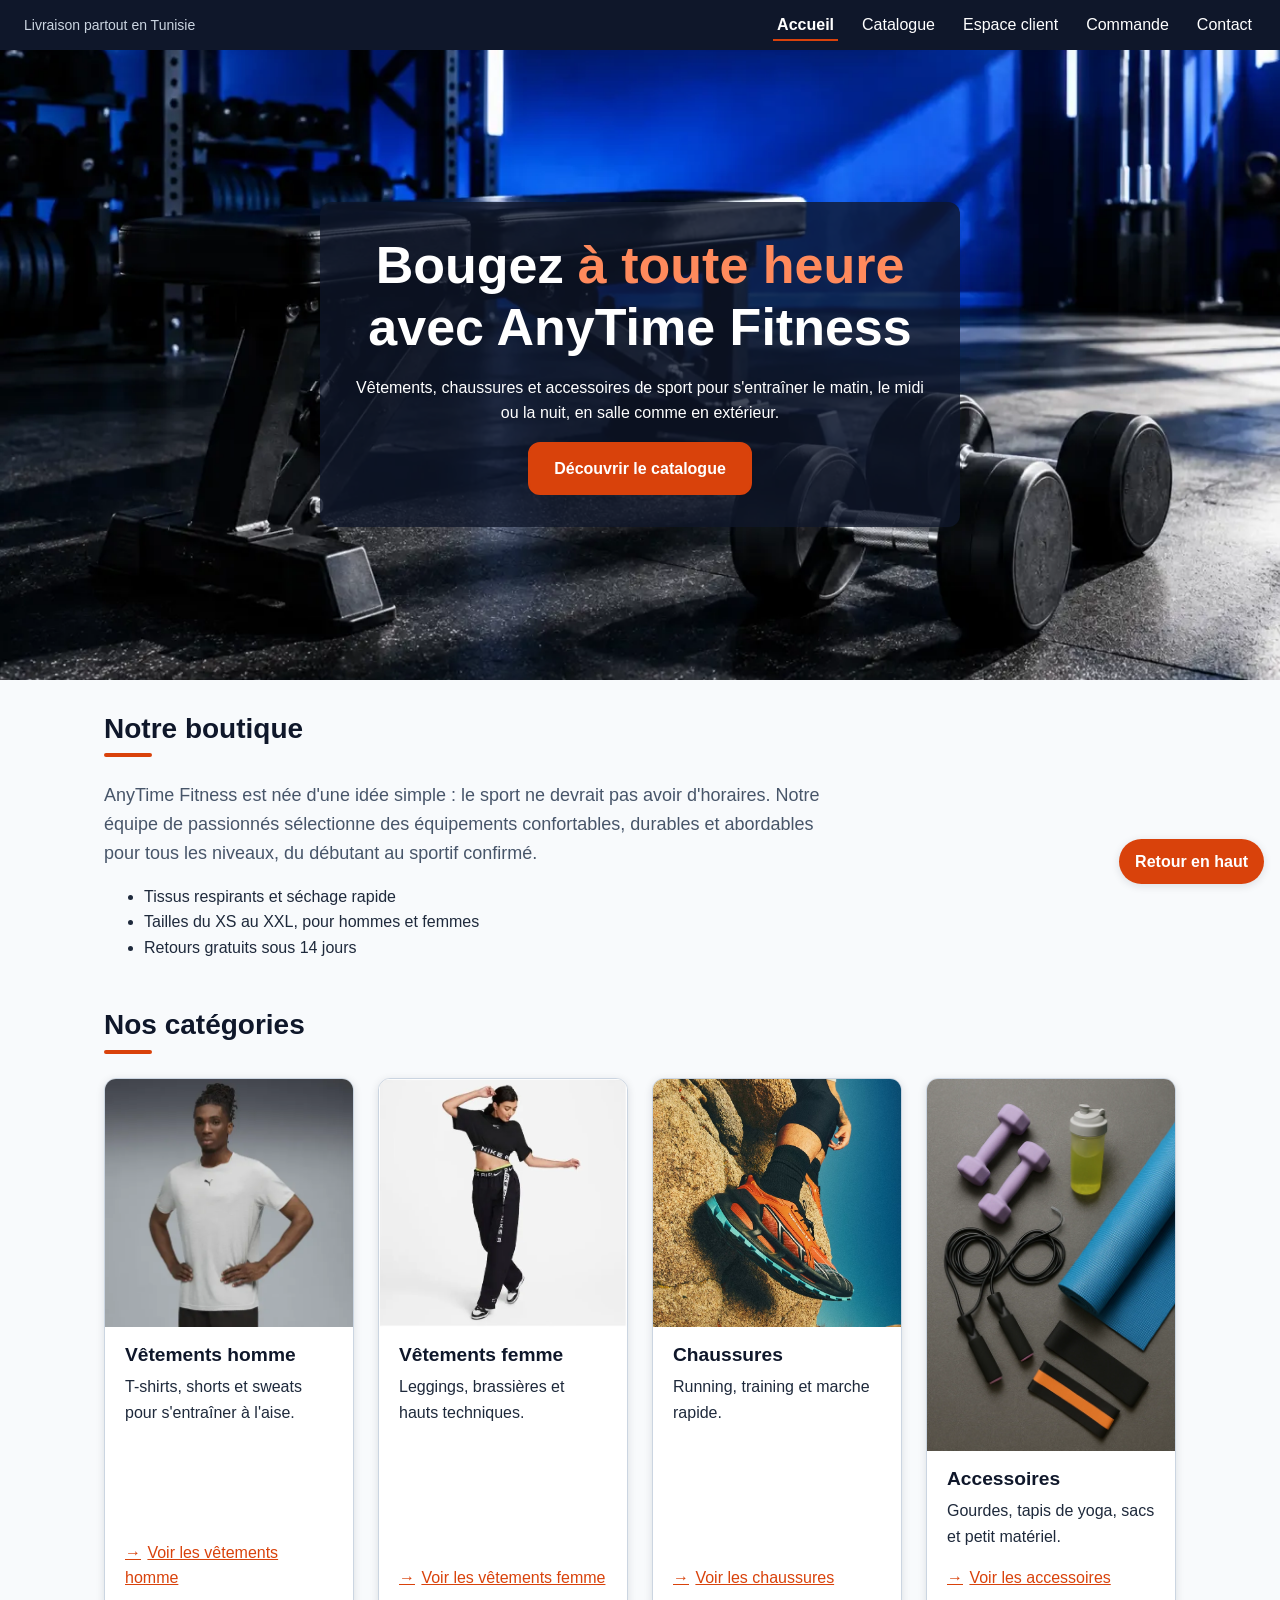
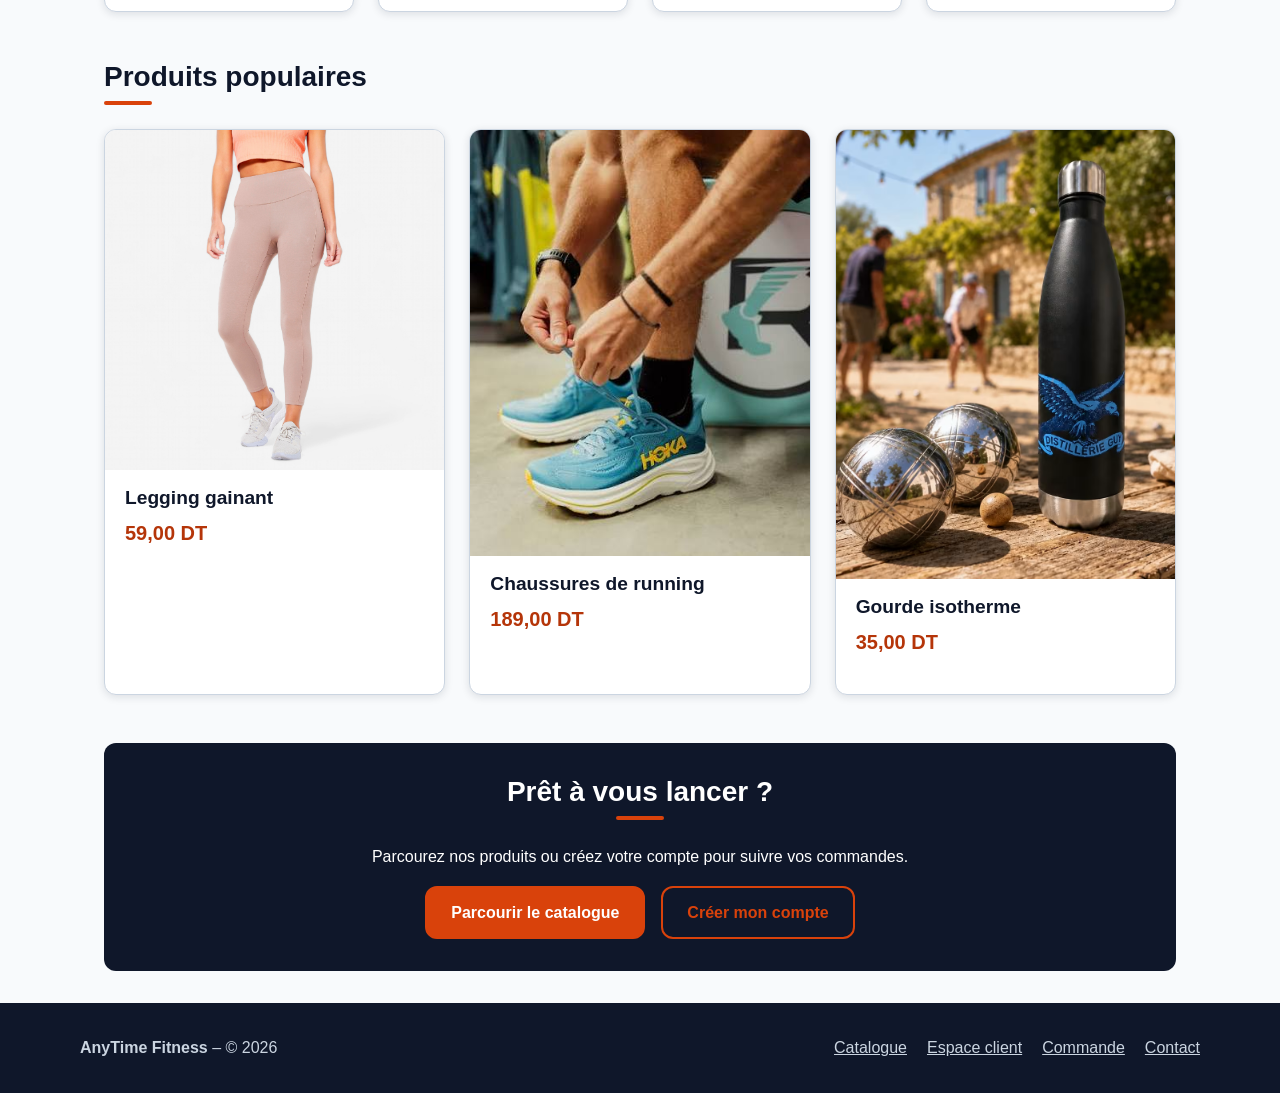
<file: index.html>
<!DOCTYPE html>
<html lang="fr">
<head>
  <meta charset="UTF-8">
  <meta name="viewport" content="width=device-width, initial-scale=1">
  <title>AnyTime Fitness – Accueil | Vêtements et accessoires de sport</title>
  <link rel="stylesheet" href="css/style.css">
</head>
<body id="haut">

  <header class="entete">
    <link rel="icon" type="image/png" href="images/favicon.png">
    <p class="info-secondaire">Livraison partout en Tunisie</p>
    <nav aria-label="Navigation principale">
      <ul>
        <li><a class="actif" href="index.html" aria-current="page">Accueil</a></li>
        <li><a href="produits.html">Catalogue</a></li>
        <li><a href="client.html">Espace client</a></li>
        <li><a href="commande.html">Commande</a></li>
        <li><a href="contact.html">Contact</a></li>
      </ul>
    </nav>
  </header>

  <main>

    <section class="hero">
      <img class="hero-image" src="images\hero.webp" alt="Haltères posés dans une salle de sport aux couleurs d'AnyTime Fitness" width="800" height="600">
      <div class="hero-contenu">
        <h1>Bougez <span class="accent-texte">à toute heure</span> avec AnyTime Fitness</h1>
        <p>Vêtements, chaussures et accessoires de sport pour s'entraîner le matin, le midi ou la nuit, en salle comme en extérieur.</p>
        <a class="bouton" href="produits.html">Découvrir le catalogue</a>
      </div>
    </section>

    <div class="contenu">

      <section class="section">
        <h2>Notre boutique</h2>
        <p class="introduction">AnyTime Fitness est née d'une idée simple : le sport ne devrait pas avoir d'horaires. Notre équipe de passionnés sélectionne des équipements confortables, durables et abordables pour tous les niveaux, du débutant au sportif confirmé.</p>
        <ul class="liste-classique">
          <li>Tissus respirants et séchage rapide</li>
          <li>Tailles du XS au XXL, pour hommes et femmes</li>
          <li>Retours gratuits sous 14 jours</li>
        </ul>
      </section>

      <section class="section">
        <h2>Nos catégories</h2>
        <div class="grille-cartes">
          <article class="carte">
            <img src="images\men.jpg" alt="T-shirt de sport pour homme" width="800" height="600">
            <div class="carte-corps">
              <h3>Vêtements homme</h3>
              <p>T-shirts, shorts et sweats pour s'entraîner à l'aise.</p>
              <a class="lien-fleche" href="produits.html">Voir les vêtements homme</a>
            </div>
          </article>
          <article class="carte">
            <img src="images\women.jpg" alt="Legging de sport pour femme" width="800" height="600">
            <div class="carte-corps">
              <h3>Vêtements femme</h3>
              <p>Leggings, brassières et hauts techniques.</p>
              <a class="lien-fleche" href="produits.html">Voir les vêtements femme</a>
            </div>
          </article>
          <article class="carte">
            <img src="images\chaussures.png" alt="Chaussure de running" width="800" height="600">
            <div class="carte-corps">
              <h3>Chaussures</h3>
              <p>Running, training et marche rapide.</p>
              <a class="lien-fleche" href="produits.html">Voir les chaussures</a>
            </div>
          </article>
          <article class="carte">
            <img src="images\accessoires_fitness.webp" alt="Gourde de sport" width="800" height="600">
            <div class="carte-corps">
              <h3>Accessoires</h3>
              <p>Gourdes, tapis de yoga, sacs et petit matériel.</p>
              <a class="lien-fleche" href="produits.html">Voir les accessoires</a>
            </div>
          </article>
        </div>
      </section>

      <section class="section">
        <h2>Produits populaires</h2>
        <div class="grille-cartes">
          <article class="carte">
            <img src="images\legging_gainant.jpg" alt="Legging gainant orange pour femme" width="800" height="600">
            <div class="carte-corps">
              <h3>Legging gainant</h3>
              <p class="prix">59,00 DT</p>
            </div>
          </article>
          <article class="carte">
            <img src="images\chaussures_running.jpg" alt="Chaussures de running noires et orange" width="800" height="600">
            <div class="carte-corps">
              <h3>Chaussures de running</h3>
              <p class="prix">189,00 DT</p>
            </div>
          </article>
          <article class="carte">
            <img src="images\gourde_isotherme.avif" alt="Gourde isotherme turquoise" width="800" height="600">
            <div class="carte-corps">
              <h3>Gourde isotherme</h3>
              <p class="prix">35,00 DT</p>
            </div>
          </article>
        </div>
      </section>

      <section class="invitation">
        <h2>Prêt à vous lancer ?</h2>
        <p>Parcourez nos produits ou créez votre compte pour suivre vos commandes.</p>
        <div class="invitation-liens">
          <a class="bouton" href="produits.html">Parcourir le catalogue</a>
          <a class="bouton bouton-secondaire" href="client.html">Créer mon compte</a>
        </div>
      </section>

    </div>
  </main>

  <footer class="pied-de-page">
    <div class="pied-contenu">
      <p><strong>AnyTime Fitness</strong> – © 2026</p>
      <ul class="pied-liens">
        <li><a href="produits.html">Catalogue</a></li>
        <li><a href="client.html">Espace client</a></li>
        <li><a href="commande.html">Commande</a></li>
        <li><a href="contact.html">Contact</a></li>
      </ul>
    </div>
  </footer>

  <a class="retour-haut" href="#haut">Retour en haut</a>

</body>
</html>
</file>
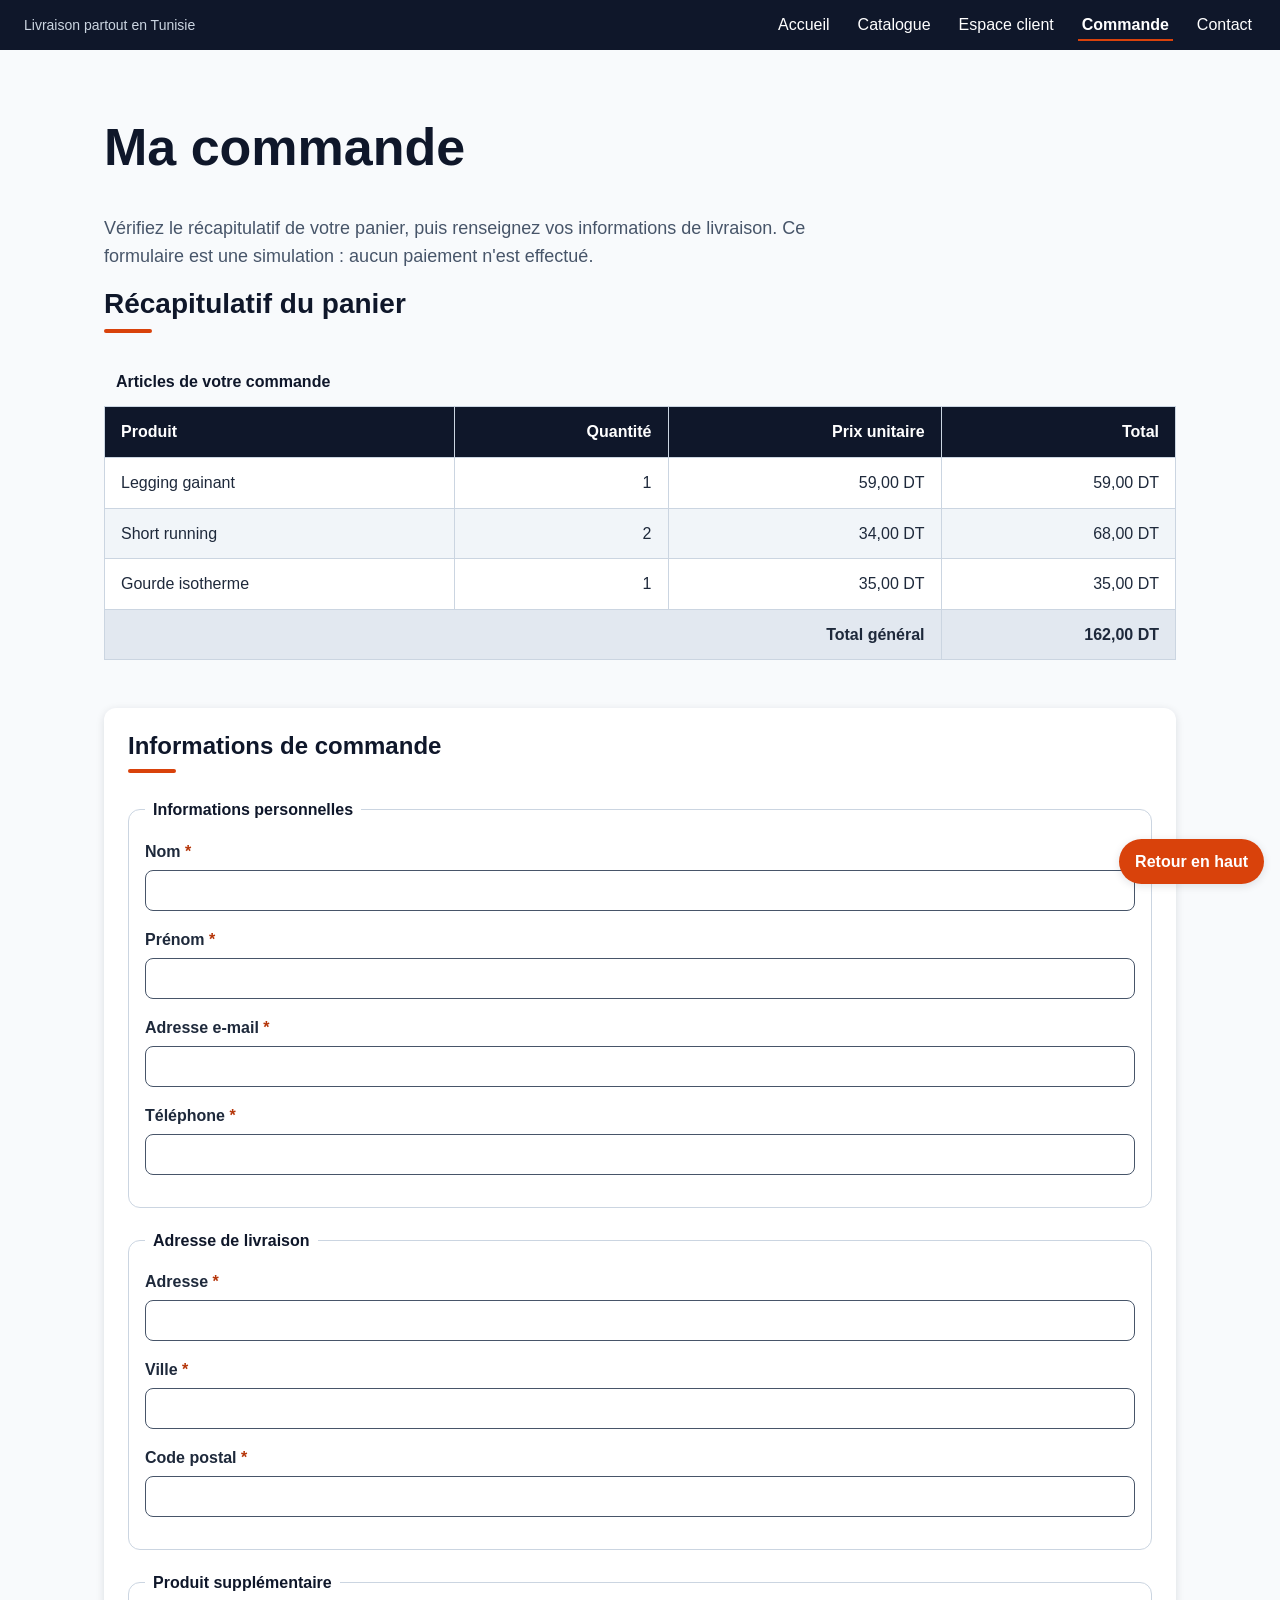
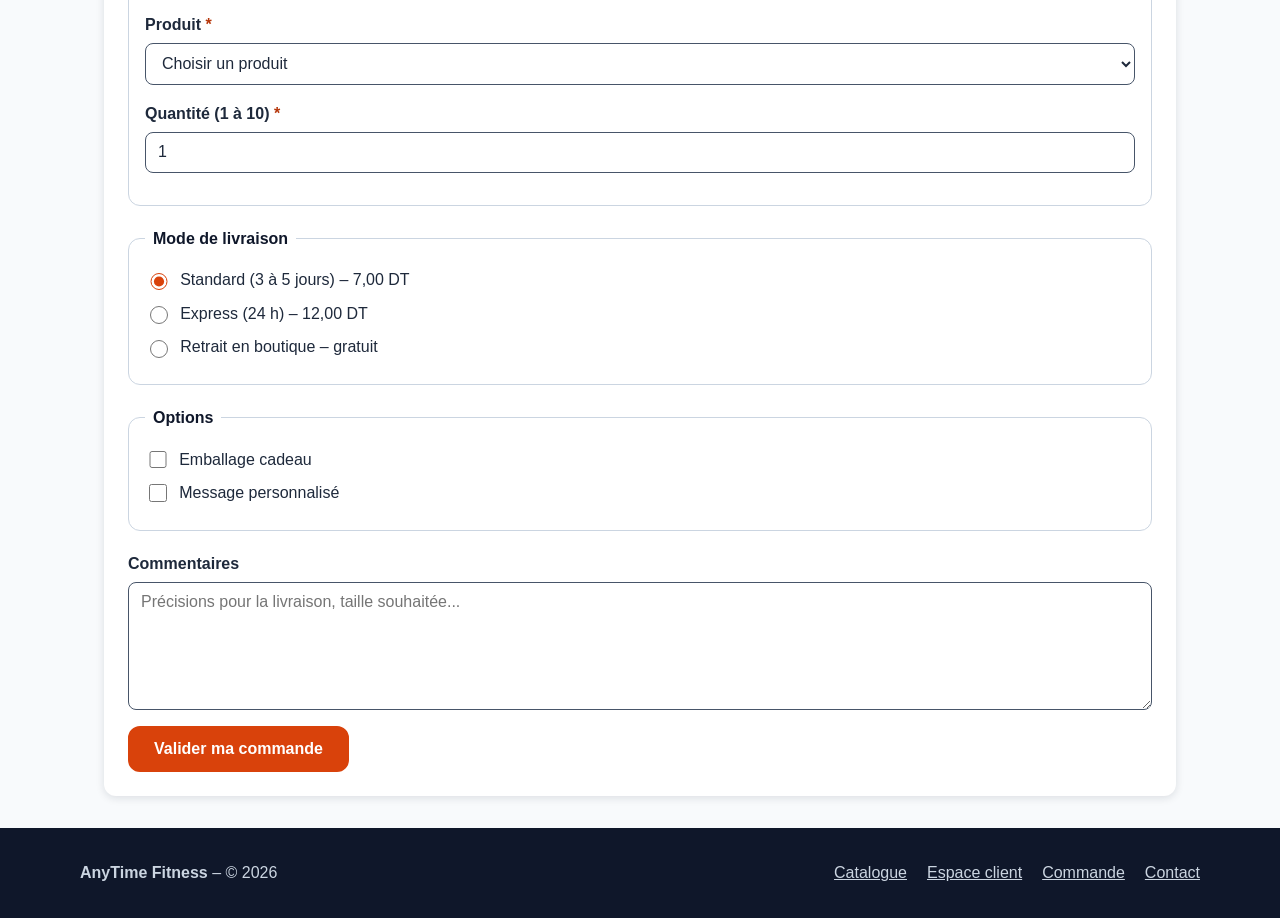
<file: commande.html>
<!DOCTYPE html>
<html lang="fr">
<head>
  <meta charset="UTF-8">
  <meta name="viewport" content="width=device-width, initial-scale=1">
  <title>Commande – AnyTime Fitness</title>
  <link rel="stylesheet" href="css/style.css">
</head>
<body id="haut">

  <header class="entete">
    <link rel="icon" type="image/png" href="images/favicon.png">
    <p class="info-secondaire">Livraison partout en Tunisie</p>
    <nav aria-label="Navigation principale">
      <ul>
        <li><a href="index.html">Accueil</a></li>
        <li><a href="produits.html">Catalogue</a></li>
        <li><a href="client.html">Espace client</a></li>
        <li><a class="actif" href="commande.html" aria-current="page">Commande</a></li>
        <li><a href="contact.html">Contact</a></li>
      </ul>
    </nav>
  </header>

  <main>
    <div class="contenu">

      <h1>Ma commande</h1>
      <p class="introduction">Vérifiez le récapitulatif de votre panier, puis renseignez vos informations de livraison. Ce formulaire est une simulation : aucun paiement n'est effectué.</p>

      <section class="section">
        <h2>Récapitulatif du panier</h2>
        <div class="tableau-conteneur">
          <table>
            <caption>Articles de votre commande</caption>
            <thead>
              <tr>
                <th scope="col">Produit</th>
                <th scope="col" class="montant">Quantité</th>
                <th scope="col" class="montant">Prix unitaire</th>
                <th scope="col" class="montant">Total</th>
              </tr>
            </thead>
            <tbody>
              <tr>
                <td>Legging gainant</td>
                <td class="montant">1</td>
                <td class="montant">59,00 DT</td>
                <td class="montant">59,00 DT</td>
              </tr>
              <tr>
                <td>Short running</td>
                <td class="montant">2</td>
                <td class="montant">34,00 DT</td>
                <td class="montant">68,00 DT</td>
              </tr>
              <tr>
                <td>Gourde isotherme</td>
                <td class="montant">1</td>
                <td class="montant">35,00 DT</td>
                <td class="montant">35,00 DT</td>
              </tr>
            </tbody>
            <tfoot>
              <tr>
                <th scope="row" colspan="3" class="montant">Total général</th>
                <td class="montant">162,00 DT</td>
              </tr>
            </tfoot>
          </table>
        </div>
      </section>

      <section class="formulaire-carte">
        <h2>Informations de commande</h2>
        <form action="#" method="post">

          <fieldset>
            <legend>Informations personnelles</legend>
            <div class="ligne-formulaire">
              <label for="commande-nom">Nom</label>
              <input type="text" id="commande-nom" name="nom" autocomplete="family-name" required>
            </div>
            <div class="ligne-formulaire">
              <label for="commande-prenom">Prénom</label>
              <input type="text" id="commande-prenom" name="prenom" autocomplete="given-name" required>
            </div>
            <div class="ligne-formulaire">
              <label for="commande-email">Adresse e-mail</label>
              <input type="email" id="commande-email" name="email" autocomplete="email" required>
            </div>
            <div class="ligne-formulaire">
              <label for="commande-telephone">Téléphone</label>
              <input type="tel" id="commande-telephone" name="telephone" autocomplete="tel" required>
            </div>
          </fieldset>

          <fieldset>
            <legend>Adresse de livraison</legend>
            <div class="ligne-formulaire">
              <label for="commande-adresse">Adresse</label>
              <input type="text" id="commande-adresse" name="adresse" autocomplete="street-address" required>
            </div>
            <div class="ligne-formulaire">
              <label for="commande-ville">Ville</label>
              <input type="text" id="commande-ville" name="ville" autocomplete="address-level2" required>
            </div>
            <div class="ligne-formulaire">
              <label for="commande-code-postal">Code postal</label>
              <input type="text" id="commande-code-postal" name="code-postal" autocomplete="postal-code" required>
            </div>
          </fieldset>

          <fieldset>
            <legend>Produit supplémentaire</legend>
            <div class="ligne-formulaire">
              <label for="commande-produit">Produit</label>
              <select id="commande-produit" name="produit" required>
                <option value="">Choisir un produit</option>
                <option value="legging">Legging gainant</option>
                <option value="tshirt">T-shirt respirant</option>
                <option value="short">Short running</option>
                <option value="chaussures">Chaussures de running</option>
                <option value="gourde">Gourde isotherme</option>
                <option value="tapis">Tapis de yoga</option>
              </select>
            </div>
            <div class="ligne-formulaire">
              <label for="commande-quantite">Quantité (1 à 10)</label>
              <input type="number" id="commande-quantite" name="quantite" min="1" max="10" value="1" required>
            </div>
          </fieldset>

          <fieldset>
            <legend>Mode de livraison</legend>
            <div class="option-ligne">
              <input type="radio" id="livraison-standard" name="livraison" value="standard" checked>
              <label for="livraison-standard">Standard (3 à 5 jours) – 7,00 DT</label>
            </div>
            <div class="option-ligne">
              <input type="radio" id="livraison-express" name="livraison" value="express">
              <label for="livraison-express">Express (24 h) – 12,00 DT</label>
            </div>
            <div class="option-ligne">
              <input type="radio" id="livraison-retrait" name="livraison" value="retrait">
              <label for="livraison-retrait">Retrait en boutique – gratuit</label>
            </div>
          </fieldset>

          <fieldset>
            <legend>Options</legend>
            <div class="option-ligne">
              <input type="checkbox" id="option-cadeau" name="option-cadeau" value="oui">
              <label for="option-cadeau">Emballage cadeau</label>
            </div>
            <div class="option-ligne">
              <input type="checkbox" id="option-message" name="option-message" value="oui">
              <label for="option-message">Message personnalisé</label>
            </div>
          </fieldset>

          <div class="ligne-formulaire">
            <label for="commande-commentaires">Commentaires</label>
            <textarea id="commande-commentaires" name="commentaires" placeholder="Précisions pour la livraison, taille souhaitée..."></textarea>
          </div>

          <button class="bouton" type="submit">Valider ma commande</button>
        </form>
      </section>

    </div>
  </main>

  <footer class="pied-de-page">
    <div class="pied-contenu">
      <p><strong>AnyTime Fitness</strong> – © 2026</p>
      <ul class="pied-liens">
        <li><a href="produits.html">Catalogue</a></li>
        <li><a href="client.html">Espace client</a></li>
        <li><a href="commande.html">Commande</a></li>
        <li><a href="contact.html">Contact</a></li>
      </ul>
    </div>
  </footer>

  <a class="retour-haut" href="#haut">Retour en haut</a>

</body>
</html>
</file>
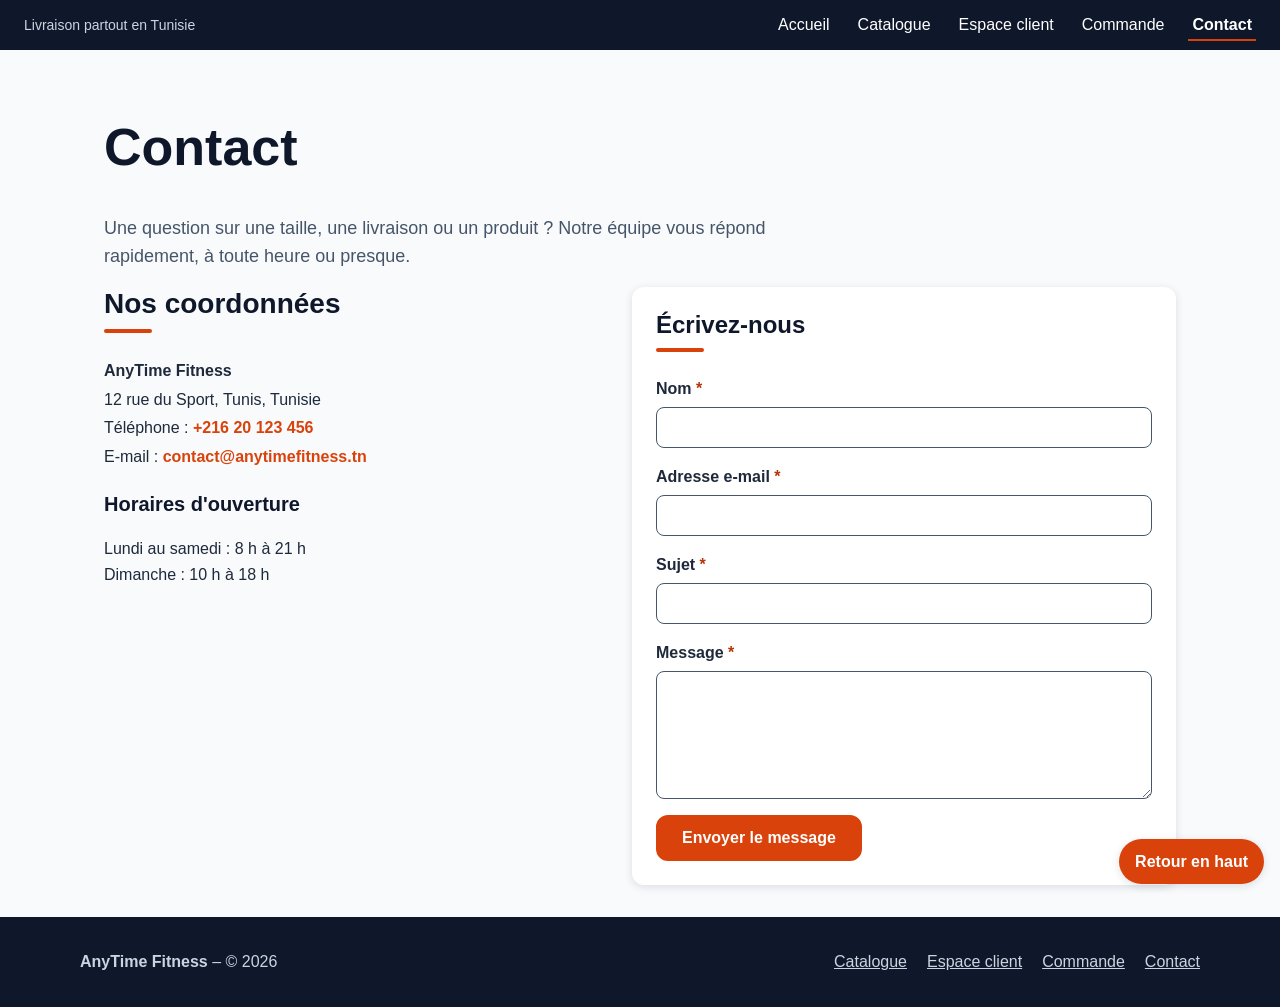
<file: contact.html>
<!DOCTYPE html>
<html lang="fr">
<head>
  <meta charset="UTF-8">
  <meta name="viewport" content="width=device-width, initial-scale=1">
  <title>Contact – AnyTime Fitness</title>
  <link rel="stylesheet" href="css/style.css">
</head>
<body id="haut">

  <header class="entete">
   <link rel="icon" type="image/png" href="images/favicon.png">
    <p class="info-secondaire">Livraison partout en Tunisie</p>
    <nav aria-label="Navigation principale">
      <ul>
        <li><a href="index.html">Accueil</a></li>
        <li><a href="produits.html">Catalogue</a></li>
        <li><a href="client.html">Espace client</a></li>
        <li><a href="commande.html">Commande</a></li>
        <li><a class="actif" href="contact.html" aria-current="page">Contact</a></li>
      </ul>
    </nav>
  </header>

  <main>
    <div class="contenu">

      <h1>Contact</h1>
      <p class="introduction">Une question sur une taille, une livraison ou un produit ? Notre équipe vous répond rapidement, à toute heure ou presque.</p>

      <div class="deux-colonnes">

        <section>
          <h2>Nos coordonnées</h2>
          <address>
            <strong>AnyTime Fitness</strong><br>
            12 rue du Sport, Tunis, Tunisie<br>
            Téléphone : <a href="tel:+21620123456">+216 20 123 456</a><br>
            E-mail : <a href="mailto:contact@anytimefitness.tn">contact@anytimefitness.tn</a>
          </address>
          <h3>Horaires d'ouverture</h3>
          <p>Lundi au samedi : 8 h à 21 h<br>Dimanche : 10 h à 18 h</p>
        </section>

        <section class="formulaire-carte">
          <h2>Écrivez-nous</h2>
          <form action="#" method="post">
            <div class="ligne-formulaire">
              <label for="contact-nom">Nom</label>
              <input type="text" id="contact-nom" name="nom" autocomplete="name" required>
            </div>
            <div class="ligne-formulaire">
              <label for="contact-email">Adresse e-mail</label>
              <input type="email" id="contact-email" name="email" autocomplete="email" required>
            </div>
            <div class="ligne-formulaire">
              <label for="contact-sujet">Sujet</label>
              <input type="text" id="contact-sujet" name="sujet" required>
            </div>
            <div class="ligne-formulaire">
              <label for="contact-message">Message</label>
              <textarea id="contact-message" name="message" required></textarea>
            </div>
            <button class="bouton" type="submit">Envoyer le message</button>
          </form>
        </section>

      </div>

    </div>
  </main>

  <footer class="pied-de-page">
    <div class="pied-contenu">
      <p><strong>AnyTime Fitness</strong> – © 2026</p>
      <ul class="pied-liens">
        <li><a href="produits.html">Catalogue</a></li>
        <li><a href="client.html">Espace client</a></li>
        <li><a href="commande.html">Commande</a></li>
        <li><a href="contact.html">Contact</a></li>
      </ul>
    </div>
  </footer>

  <a class="retour-haut" href="#haut">Retour en haut</a>

</body>
</html>
</file>
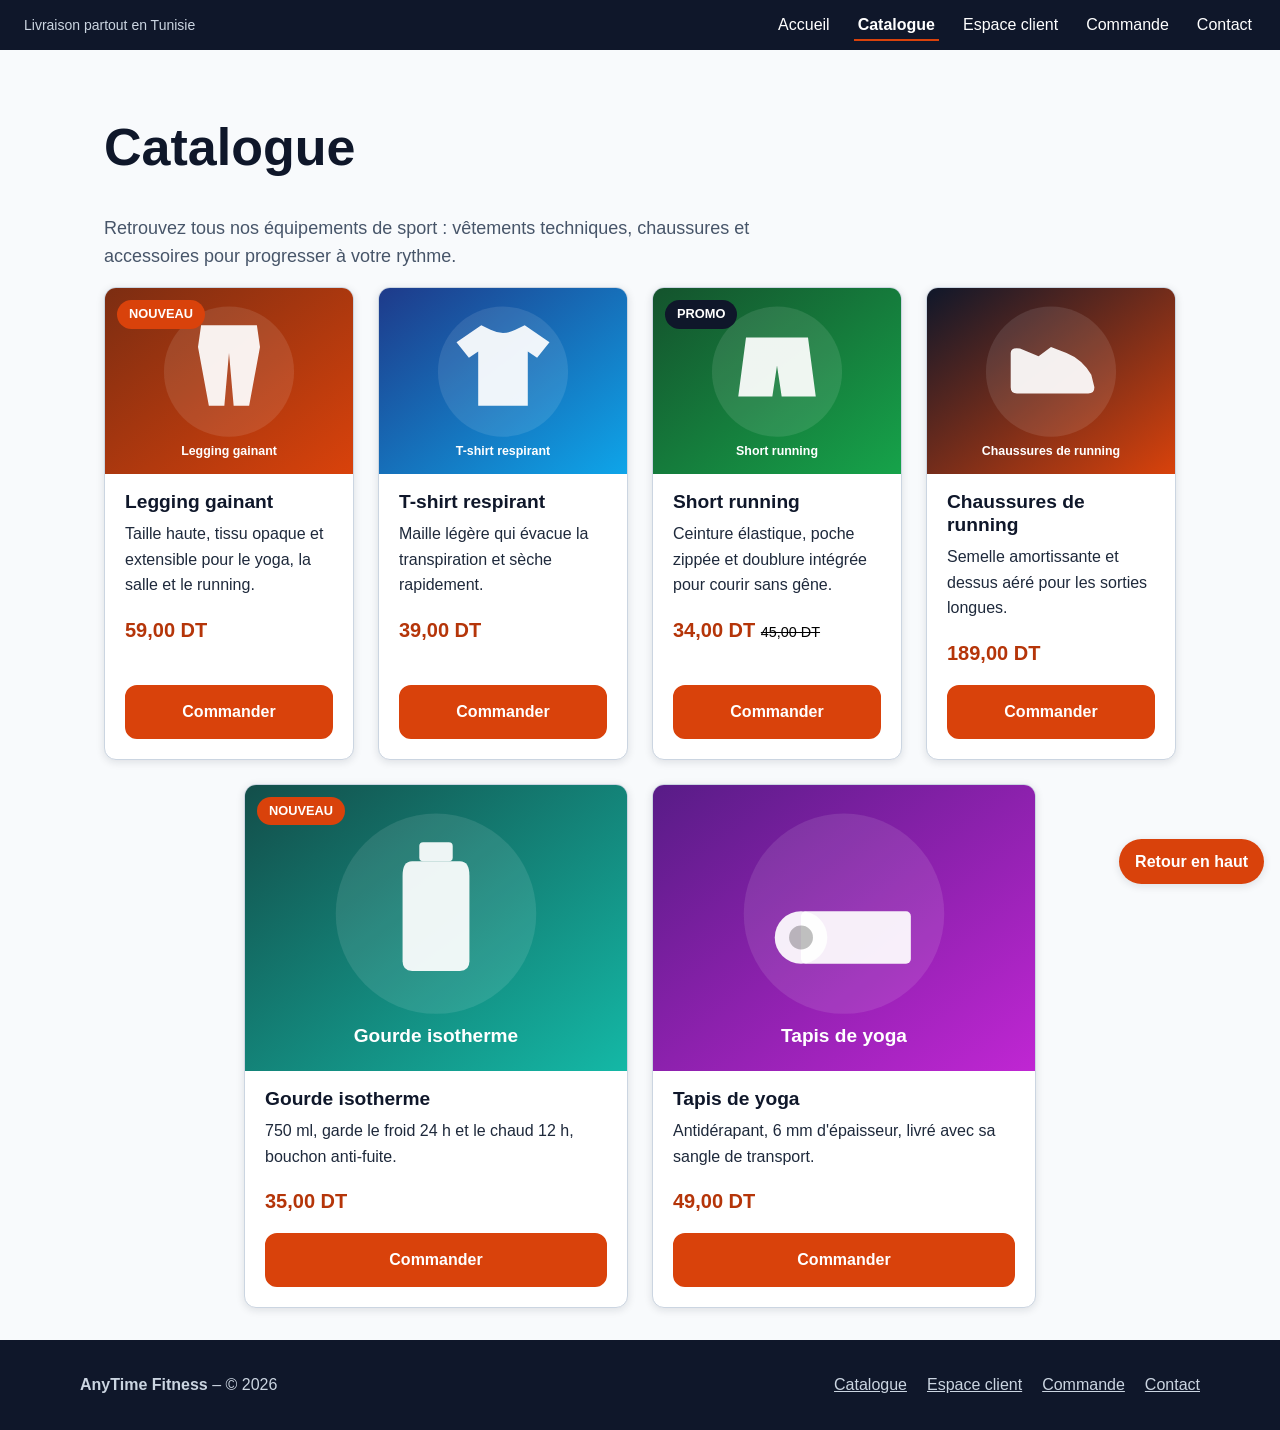
<file: produits.html>
<!DOCTYPE html>
<html lang="fr">
<head>
  <meta charset="UTF-8">
  <meta name="viewport" content="width=device-width, initial-scale=1">
  <title>Catalogue – AnyTime Fitness</title>
  <link rel="stylesheet" href="css/style.css">
</head>
<body id="haut">

  <header class="entete">
    <link rel="icon" type="image/png" href="images/favicon.png">
    <p class="info-secondaire">Livraison partout en Tunisie</p>
    <nav aria-label="Navigation principale">
      <ul>
        <li><a href="index.html">Accueil</a></li>
        <li><a class="actif" href="produits.html" aria-current="page">Catalogue</a></li>
        <li><a href="client.html">Espace client</a></li>
        <li><a href="commande.html">Commande</a></li>
        <li><a href="contact.html">Contact</a></li>
      </ul>
    </nav>
  </header>

  <main>
    <div class="contenu">

      <h1>Catalogue</h1>
      <p class="introduction">Retrouvez tous nos équipements de sport : vêtements techniques, chaussures et accessoires pour progresser à votre rythme.</p>

      <section class="catalogue grille-cartes">

        <article class="carte">
          <span class="badge">Nouveau</span>
          <img src="images/produit-legging-gainant.svg" alt="Legging gainant orange pour femme" width="800" height="600">
          <div class="carte-corps">
            <h2>Legging gainant</h2>
            <p>Taille haute, tissu opaque et extensible pour le yoga, la salle et le running.</p>
            <p class="prix">59,00 DT</p>
            <a class="bouton" href="commande.html">Commander</a>
          </div>
        </article>

        <article class="carte">
          <img src="images/produit-tshirt-respirant.svg" alt="T-shirt de sport bleu respirant" width="800" height="600">
          <div class="carte-corps">
            <h2>T-shirt respirant</h2>
            <p>Maille légère qui évacue la transpiration et sèche rapidement.</p>
            <p class="prix">39,00 DT</p>
            <a class="bouton" href="commande.html">Commander</a>
          </div>
        </article>

        <article class="carte">
          <span class="badge badge-promo">Promo</span>
          <img src="images/produit-short-running.svg" alt="Short de running vert" width="800" height="600">
          <div class="carte-corps">
            <h2>Short running</h2>
            <p>Ceinture élastique, poche zippée et doublure intégrée pour courir sans gêne.</p>
            <p class="prix">34,00 DT <span class="prix-barre">45,00 DT</span></p>
            <a class="bouton" href="commande.html">Commander</a>
          </div>
        </article>

        <article class="carte">
          <img src="images/produit-chaussures-running.svg" alt="Chaussures de running noires et orange" width="800" height="600">
          <div class="carte-corps">
            <h2>Chaussures de running</h2>
            <p>Semelle amortissante et dessus aéré pour les sorties longues.</p>
            <p class="prix">189,00 DT</p>
            <a class="bouton" href="commande.html">Commander</a>
          </div>
        </article>

        <article class="carte">
          <span class="badge">Nouveau</span>
          <img src="images/produit-gourde-isotherme.svg" alt="Gourde isotherme turquoise" width="800" height="600">
          <div class="carte-corps">
            <h2>Gourde isotherme</h2>
            <p>750 ml, garde le froid 24 h et le chaud 12 h, bouchon anti-fuite.</p>
            <p class="prix">35,00 DT</p>
            <a class="bouton" href="commande.html">Commander</a>
          </div>
        </article>

        <article class="carte">
          <img src="images/produit-tapis-yoga.svg" alt="Tapis de yoga violet roulé" width="800" height="600">
          <div class="carte-corps">
            <h2>Tapis de yoga</h2>
            <p>Antidérapant, 6 mm d'épaisseur, livré avec sa sangle de transport.</p>
            <p class="prix">49,00 DT</p>
            <a class="bouton" href="commande.html">Commander</a>
          </div>
        </article>

      </section>

    </div>
  </main>

  <footer class="pied-de-page">
    <div class="pied-contenu">
      <p><strong>AnyTime Fitness</strong> – © 2026</p>
      <ul class="pied-liens">
        <li><a href="produits.html">Catalogue</a></li>
        <li><a href="client.html">Espace client</a></li>
        <li><a href="commande.html">Commande</a></li>
        <li><a href="contact.html">Contact</a></li>
      </ul>
    </div>
  </footer>

  <a class="retour-haut" href="#haut">Retour en haut</a>

</body>
</html>
</file>
<file: css/style.css>
/* =========================================================
   AnyTime Fitness – feuille de style commune aux 5 pages
   Palette (5 couleurs) :
   - principale : orange #d9420b
   - accent     : bleu nuit #0f172a
   - fond       : #f8fafc
   - texte      : #1e293b
   - secondaire : #475569
   ========================================================= */

/* ---------- Variables : palette et espacements ---------- */
:root {
  --couleur-principale: #d9420b;          /* Couleurs : notation hexadécimale */
  --couleur-principale-fonce: #b53509;
  --couleur-accent: #0f172a;
  --couleur-fond: #f8fafc;
  --couleur-texte: #1e293b;
  --couleur-texte-secondaire: #475569;
  --couleur-blanc: rgb(255, 255, 255);    /* Couleurs : notation rgb() */
  --couleur-bordure: rgb(203, 213, 225);
  --ombre-legere: 0 2px 8px rgba(15, 23, 42, 0.12); /* Couleurs : notation rgba() */
  --rayon: 0.75rem;
  --espace: 1rem;
}

/* ---------- Réinitialisation minimale ---------- */
/* Box Model : border-box inclut padding et border dans la largeur déclarée */
* {
  box-sizing: border-box;
}

body {
  margin: 0;
}

/* ---------- Typographie générale (héritage : les enfants héritent de body) ---------- */
/* Sélecteur d'identifiant : #haut est unique par page et sert de cible à l'ancre
   « Retour en haut ». On préfère une classe partout ailleurs car une classe est
   réutilisable, alors qu'un identifiant ne peut exister qu'une fois par page. */
#haut {
  font-family: "Segoe UI", Roboto, Arial, sans-serif; /* police + police de secours */
  font-size: 1rem;                                    /* Unités : rem */
  font-weight: 400;
  line-height: 1.6;
  color: var(--couleur-texte);
  background-color: var(--couleur-fond);
}

h1, h2, h3 {
  line-height: 1.2;
  font-weight: 700;
  color: var(--couleur-accent);
}

h1 {
  font-size: clamp(2rem, 5vw, 3.25rem); /* Unités : vw (taille de titre adaptée à l'écran) */
}

h2 {
  font-size: 1.75rem;
  margin: 0 0 1.5rem;
}

h3 {
  font-size: 1.25rem;
}

p {
  margin: 0 0 1rem;
}

ul {
  list-style: none;
  padding: 0;
  margin: 0;
}

a {
  color: var(--couleur-principale);
  transition: color 0.2s ease;
}

a:hover {
  color: var(--couleur-principale-fonce);
}

/* Images : jamais plus larges que leur conteneur */
img {
  display: block;            /* Display : block */
  max-width: 100%;
  height: auto;
}

/* ---------- En-tête et navigation ---------- */
/* Positionnement : l'en-tête reste collé en haut (sticky) au-dessus du contenu (z-index) */
.entete {
  position: sticky;
  top: 0;
  z-index: 100;
  display: flex;                    /* Flexbox */
  justify-content: space-between;
  align-items: center;
  flex-wrap: wrap;
  gap: var(--espace);
  padding: 0.75rem 1.5rem;
  background-color: var(--couleur-accent);
  color: var(--couleur-blanc);
}

.logo {
  font-size: 1.5rem;
  font-weight: 800;
  text-decoration: none;
  color: var(--couleur-blanc);
}

.logo span {
  color: #ff8a5c; /* orange clair : contraste suffisant sur fond bleu nuit */
}

.logo:hover {
  color: var(--couleur-blanc);
}

/* Élément secondaire masqué sur mobile (voir @media) */
.info-secondaire {
  margin: 0;
  font-size: 0.875rem;
  color: rgb(203, 213, 225);
}

/* Sélecteur enfant : seul le ul directement dans nav */
nav > ul {
  display: flex;
  flex-wrap: wrap;   /* Menu mobile sans JavaScript : retour à la ligne */
  gap: 0.5rem 1.25rem;
}

/* Sélecteur enfant : les li directement dans ul */
nav ul > li {
  display: block;
}

/* Sélecteur descendant : tous les liens situés dans l'en-tête */
.entete a {
  color: var(--couleur-blanc);
  text-decoration: none;
  padding: 0.35rem 0.25rem;
  border-bottom: 2px solid transparent;
}

.entete a:hover {
  border-bottom-color: var(--couleur-principale);
}

/* Lien de la page courante */
.entete a.actif {
  border-bottom-color: var(--couleur-principale);
  font-weight: 700;
}

/* ---------- Contenu principal ---------- */
/* Positionnement : static est la valeur par défaut, on l'écrit ici pour le montrer */
main {
  position: static;
}

/* Box Model : largeur de contenu maîtrisée et centrée */
.contenu {
  max-width: 70rem;
  margin: 0 auto;
  padding: 2rem 1.5rem;
}

.section {
  margin-bottom: 3rem;
}

/* Pseudo-élément ::after : trait décoratif sous les titres h2 */
h2::after {
  content: "";
  display: block;
  width: 3rem;
  height: 4px;
  margin-top: 0.5rem;
  background-color: var(--couleur-principale);
  border-radius: 2px;
  transition: width 0.3s ease; /* soulignement animé */
}

h2:hover::after {
  width: 6rem;
}

.introduction {
  max-width: 45rem;
  color: var(--couleur-texte-secondaire);
  font-size: 1.125rem;
}

/* Display : inline pour un texte mis en valeur dans un titre */
.accent-texte {
  display: inline;
  color: #ff8a5c;
}

/* ---------- Boutons ---------- */
/* Display : inline-block pour appliquer padding et dimensions à un lien */
.bouton {
  display: inline-block;
  padding: 0.75em 1.5em;        /* Unités : em (relatives à la taille du texte du bouton) */
  border: 2px solid var(--couleur-principale);
  border-radius: var(--rayon);
  background-color: var(--couleur-principale);
  color: var(--couleur-blanc);
  font-family: inherit;
  font-size: 1rem;
  font-weight: 700;
  text-decoration: none;
  text-align: center;
  cursor: pointer;
  transition: background-color 0.2s ease, transform 0.1s ease;
}

.bouton:hover {
  background-color: var(--couleur-principale-fonce);
  border-color: var(--couleur-principale-fonce);
  color: var(--couleur-blanc);
}

.bouton:active {
  transform: scale(0.98);
}

.bouton-secondaire {
  background-color: transparent;
  color: var(--couleur-principale);
}

/* ---------- Héros (page d'accueil) ---------- */
/* Positionnement : le héros est relatif, l'image absolue le remplit, le texte passe au-dessus (z-index) */
.hero {
  position: relative;
  overflow: hidden;           /* l'image ne déborde pas du héros */
  display: flex;
  justify-content: center;
  align-items: center;
  min-height: 70vh;           /* Unités : vh */
  padding: 2rem 1.5rem;
  text-align: center;
}

.hero-image {
  position: absolute;
  top: 0;
  left: 0;
  width: 100%;
  height: 100%;
  object-fit: cover;
  z-index: 0;
}

.hero-contenu {
  position: relative;
  z-index: 1;
  max-width: 40rem;
  padding: 2rem;
  border-radius: var(--rayon);
  background-color: rgba(15, 23, 42, 0.78); /* voile semi-transparent */
  color: var(--couleur-blanc);
}

.hero-contenu h1 {
  margin: 0 0 1rem;
  color: var(--couleur-blanc);
}

/* ---------- Cartes (catégories, produits populaires, catalogue) ---------- */
/* Flexbox : les cartes passent à la ligne quand la fenêtre rétrécit */
.grille-cartes {
  display: flex;
  flex-wrap: wrap;
  justify-content: center;
  gap: 1.5rem;
}

.carte {
  position: relative;                 /* repère pour le badge en position absolute */
  flex: 1 1 15rem;                    /* flex-grow, flex-shrink, flex-basis */
  max-width: 24rem;
  display: flex;
  flex-direction: column;             /* lien de commande poussé en bas */
  overflow: hidden;                   /* contient l'image dans les coins arrondis */
  border: 1px solid var(--couleur-bordure);
  border-radius: var(--rayon);
  background-color: var(--couleur-blanc);
  box-shadow: var(--ombre-legere);
  transition: transform 0.2s ease, box-shadow 0.2s ease;
}

/* État interactif : survol de la carte */
.carte:hover {
  transform: translateY(-4px);
  box-shadow: 0 8px 20px rgba(15, 23, 42, 0.2);
}

.carte-corps {
  display: flex;
  flex-direction: column;
  flex: 1;                            /* le corps occupe la hauteur restante */
  padding: 1rem 1.25rem 1.25rem;
}

/* Héritage : unset sur la marge. margin n'est pas héritée, donc unset = initial (0).
   Effet : le titre de carte perd la marge par défaut du navigateur. */
.carte h2,
.carte h3 {
  margin: unset;
  margin-bottom: 0.5rem;
  font-size: 1.2rem;
}

.carte h2::after {
  content: none;  /* pas de trait décoratif sous les titres de cartes */
}

.carte-corps > p {
  flex: 1;
}

.prix {
  font-size: 1.25rem;
  font-weight: 800;
  color: var(--couleur-principale-fonce);
}

/* Héritage : initial sur la couleur. Effet : l'ancien prix reprend la valeur initiale
   de color (noir du navigateur) au lieu de la couleur héritée de .prix. */
.prix-barre {
  color: initial;
  font-size: 0.9rem;
  font-weight: 400;
  text-decoration: line-through;
}

/* Le lien de commande est repoussé en bas de la carte */
.carte .bouton {
  margin-top: auto;
}

/* Pseudo-élément ::before : petite flèche décorative devant un lien */
.lien-fleche::before {
  content: "\2192";
  margin-right: 0.4em;
}

/* Badge « Nouveau » / « Promo » */
/* Positionnement : absolute dans la carte relative, au-dessus de l'image (z-index) */
.badge {
  position: absolute;
  top: 0.75rem;
  left: 0.75rem;
  z-index: 2;
  padding: 0.25rem 0.75rem;
  border-radius: 999px;
  background-color: var(--couleur-principale);
  color: var(--couleur-blanc);
  font-size: 0.8rem;
  font-weight: 700;
  text-transform: uppercase;
}

.badge-promo {
  background-color: var(--couleur-accent);
}

/* ---------- Présentation et liste d'avantages ---------- */
/* Héritage : revert. Effet : on annule le « list-style: none; padding: 0 » défini plus haut
   et on retrouve les puces et le retrait par défaut du navigateur. */
.liste-classique {
  list-style: revert;
  padding: revert;
}

/* ---------- Bloc d'invitation ---------- */
.invitation {
  padding: 2rem;
  border-radius: var(--rayon);
  background-color: var(--couleur-accent);
  color: var(--couleur-blanc);
  text-align: center;
}

.invitation h2 {
  color: var(--couleur-blanc);
}

.invitation h2::after {
  margin-left: auto;
  margin-right: auto;
}

.invitation-liens {
  display: flex;
  justify-content: center;
  flex-wrap: wrap;
  gap: 1rem;
}

/* ---------- Formulaires ---------- */
.formulaires {
  display: flex;
  gap: 2rem;
  flex-wrap: wrap;
}

.formulaire-carte {
  flex: 1 1 20rem;
  padding: 1.5rem;
  border-radius: var(--rayon);
  background-color: var(--couleur-blanc);
  box-shadow: var(--ombre-legere);
}

.formulaire-carte h2 {
  font-size: 1.5rem;
}

fieldset {
  margin: 0 0 1.25rem;
  padding: 1rem;
  border: 1px solid var(--couleur-bordure);
  border-radius: var(--rayon);
}

legend {
  padding: 0 0.5rem;
  font-weight: 700;
  color: var(--couleur-accent);
}

/* Chaque ligne : label au-dessus du champ */
.ligne-formulaire {
  display: flex;
  flex-direction: column;
  gap: 0.35rem;
  margin-bottom: 1rem;
}

label {
  font-weight: 600;
}

/* Astérisque des champs obligatoires (pseudo-élément ::after) */
label:has(+ input:required)::after,
label:has(+ select:required)::after,
label:has(+ textarea:required)::after {
  content: " *";
  color: var(--couleur-principale-fonce);
}

input[type="text"],
input[type="email"],
input[type="tel"],
input[type="password"],
input[type="number"],
select,
textarea {
  width: 100%;
  padding: 0.65rem 0.75rem;
  border: 1px solid var(--couleur-texte-secondaire);
  border-radius: 0.5rem;
  background-color: var(--couleur-blanc);
  color: var(--couleur-texte);
  font-family: inherit;
  font-size: 1rem;
}

textarea {
  min-height: 8rem;
  resize: vertical;
}

/* États interactifs : focus visible sur les champs */
input:focus,
select:focus,
textarea:focus {
  border-color: var(--couleur-principale);
  box-shadow: 0 0 0 3px rgba(217, 66, 11, 0.25);
}

/* Focus clavier : contour de 3 px sur tous les éléments interactifs */
a:focus-visible,
button:focus-visible,
input:focus-visible,
select:focus-visible,
textarea:focus-visible {
  outline: 3px solid var(--couleur-principale);
  outline-offset: 2px;
}

/* Boutons et cases à cocher alignés avec leur label */
.option-ligne {
  display: flex;
  align-items: center;
  gap: 0.6rem;
  margin-bottom: 0.5rem;
}

.option-ligne label {
  font-weight: 400;
}

.option-ligne input {
  width: 1.1rem;
  height: 1.1rem;
  accent-color: var(--couleur-principale);
}

.lien-secondaire {
  display: inline-block;
  margin-top: 0.75rem;
  font-size: 0.9rem;
}

/* ---------- Tableau de commande ---------- */
/* Overflow : le tableau défile horizontalement au lieu de déborder de la page */
.tableau-conteneur {
  overflow-x: auto;
  margin-bottom: 2rem;
}

table {
  width: 100%;
  border-collapse: collapse;
  background-color: var(--couleur-blanc);
}

caption {
  padding: 0.75rem;
  text-align: left;
  font-weight: 700;
  color: var(--couleur-accent);
}

th,
td {
  padding: 0.75rem 1rem;
  border: 1px solid var(--couleur-bordure);
  text-align: left;
}

thead {
  background-color: var(--couleur-accent);
  color: var(--couleur-blanc);
}

/* Lignes alternées */
tbody tr:nth-child(even) {
  background-color: rgb(241, 245, 249);
}

tfoot {
  font-weight: 700;
  background-color: rgb(226, 232, 240);
}

td.montant,
th.montant {
  text-align: right;
}

/* ---------- Contact ---------- */
.deux-colonnes {
  display: flex;
  gap: 2rem;
  flex-wrap: wrap;
}

.deux-colonnes > * {
  flex: 1;
  min-width: 18rem;
}

address {
  font-style: normal;
  line-height: 1.8;
}

address a {
  text-decoration: none;
  font-weight: 600;
}

address a:hover {
  text-decoration: underline;
}

/* ---------- Pied de page ---------- */
.pied-de-page {
  padding: 2rem 1.5rem;
  background-color: var(--couleur-accent);
  color: rgb(203, 213, 225);
}

.pied-contenu {
  display: flex;
  justify-content: space-between;
  align-items: center;
  flex-wrap: wrap;
  gap: 1rem;
  max-width: 70rem;
  margin: 0 auto;
}

.pied-contenu p {
  margin: 0;
}

.pied-liens {
  display: flex;
  flex-wrap: wrap;
  gap: 0.5rem 1.25rem;
}

/* Héritage : inherit. Effet : les liens du pied de page reprennent la couleur du texte
   du pied de page au lieu du orange des liens ordinaires. */
.pied-de-page a {
  color: inherit;
}

.pied-de-page a:hover {
  color: var(--couleur-blanc);
}

/* ---------- Bouton « Retour en haut » ---------- */
/* Positionnement : fixed, toujours visible dans le coin de la fenêtre */
.retour-haut {
  position: fixed;
  bottom: 1rem;
  right: 1rem;
  z-index: 200;
  padding: 0.6rem 1rem;
  border-radius: 999px;
  background-color: var(--couleur-principale);
  color: var(--couleur-blanc);
  font-weight: 700;
  text-decoration: none;
  box-shadow: var(--ombre-legere);
}

.retour-haut:hover {
  background-color: var(--couleur-principale-fonce);
  color: var(--couleur-blanc);
}

.retour-haut:active {
  transform: scale(0.98);
}

/* ---------- Responsive ---------- */
/* Tablette : jusqu'à 900 px */
@media (max-width: 900px) {
  .contenu {
    padding: 1.5rem 1rem;
  }

  .entete {
    padding: 0.75rem 1rem;
  }

  .deux-colonnes {
    flex-direction: column;
  }

  .invitation {
    padding: 1.5rem 1rem;
  }
}

/* Mobile : jusqu'à 600 px */
@media (max-width: 600px) {
  /* Display : none, l'élément secondaire disparaît sur mobile */
  .info-secondaire {
    display: none;
  }

  .entete {
    flex-direction: column;
    align-items: flex-start;
  }

  nav > ul {
    flex-direction: column;   /* menu empilé */
    gap: 0.25rem;
  }

  .hero {
    min-height: 60vh;
    padding: 1rem;
  }

  .hero-contenu {
    padding: 1.25rem;
  }

  h2 {
    font-size: 1.4rem;
  }

  .formulaires {
    flex-direction: column;
  }

  .formulaire-carte {
    padding: 1rem;
  }

  .carte {
    max-width: 100%;
  }

  .pied-contenu {
    flex-direction: column;
    align-items: flex-start;
  }
}

.logo img {
  display: block;
  height: 3rem;
  width: auto;
}
</file>
